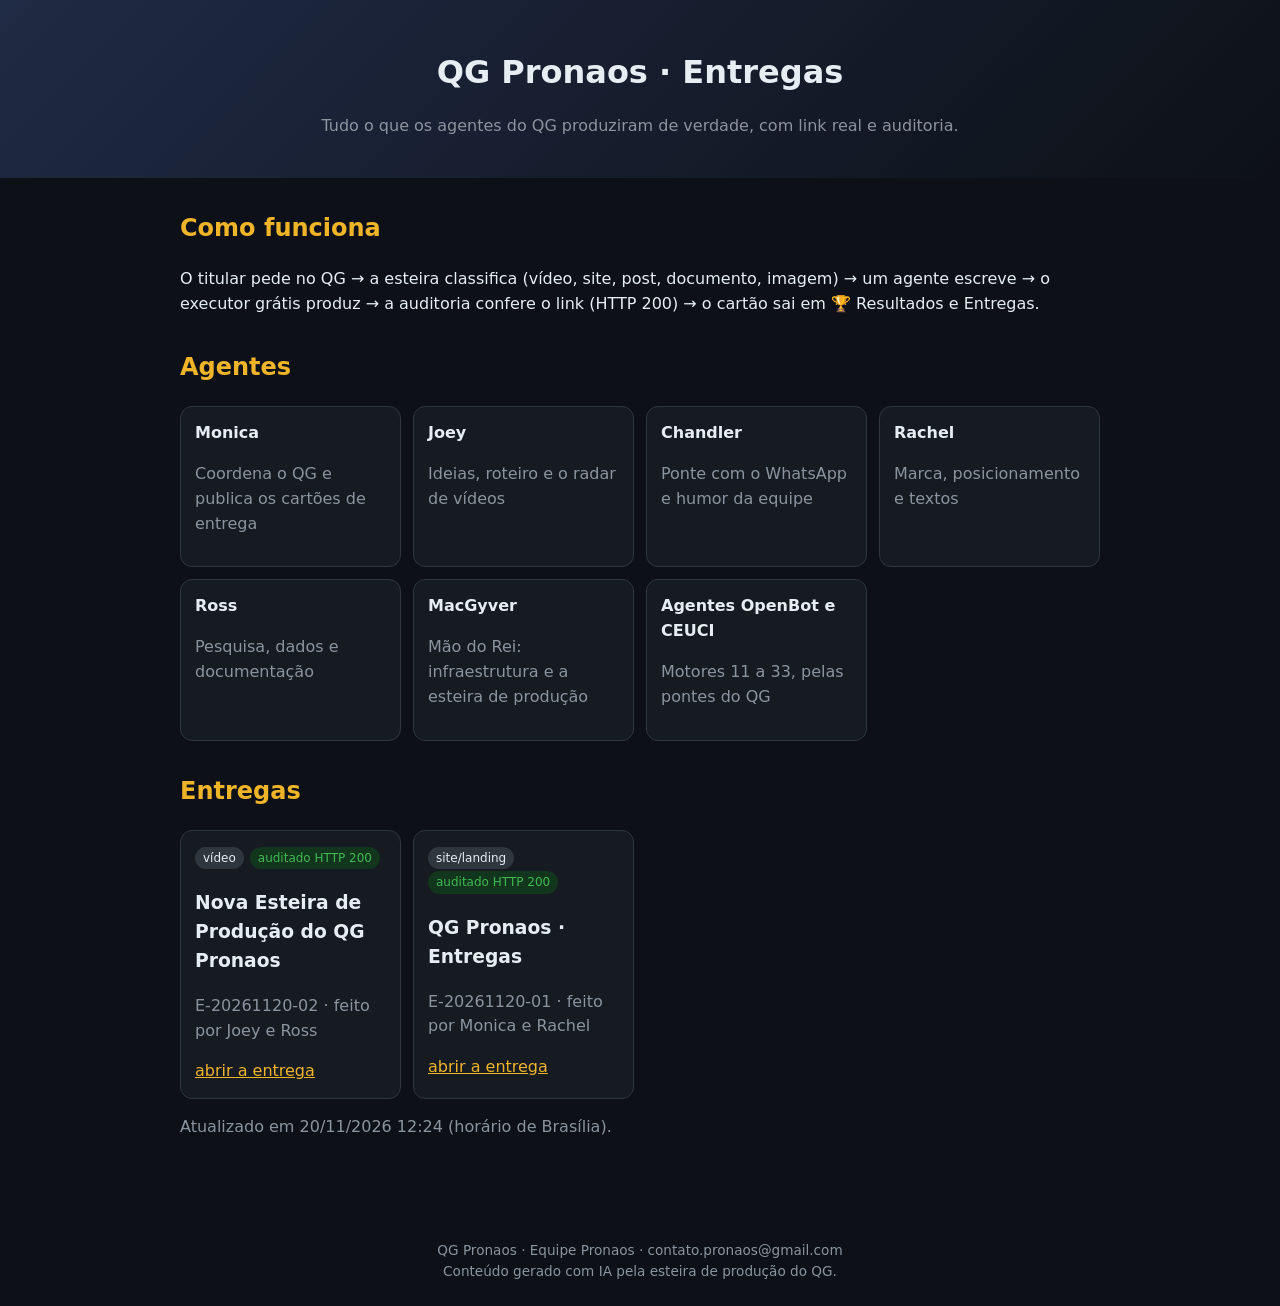
<file: public/index.html>
<!doctype html><html lang="pt-BR"><head><meta charset="utf-8">
<meta name="viewport" content="width=device-width,initial-scale=1"><title>QG Pronaos · Entregas</title>
<meta name="description" content="QG Pronaos · Entregas"><meta name="robots" content="noindex">
<style>
:root{--bg:#0d1117;--card:#161b22;--tx:#e6edf3;--mut:#8b949e;--ac:#f0b429;--ok:#3fb950}
*{box-sizing:border-box}body{margin:0;font-family:system-ui,-apple-system,Segoe UI,Roboto,sans-serif;background:var(--bg);color:var(--tx);line-height:1.55}
header{padding:48px 20px 24px;text-align:center;background:linear-gradient(135deg,#1f2a44,#0d1117)}
h1{margin:0 0 8px;font-size:2rem}h2{color:var(--ac);margin-top:32px}.mut{color:var(--mut)}
main{max-width:960px;margin:0 auto;padding:0 20px 60px}
.grid{display:grid;grid-template-columns:repeat(auto-fill,minmax(220px,1fr));gap:12px}
.card{background:var(--card);border:1px solid #30363d;border-radius:12px;padding:14px}
.tag{display:inline-block;font-size:.75rem;padding:2px 8px;border-radius:99px;background:#30363d;margin-right:6px}
.ok{background:#12361d;color:var(--ok)}a{color:var(--ac)}video,img{max-width:100%;border-radius:10px}
footer{text-align:center;color:var(--mut);font-size:.85rem;padding:24px}
</style></head><body data-esteira="indice E-20261120-01 E-20261120-02">
<header><h1>QG Pronaos · Entregas</h1><p class="mut">Tudo o que os agentes do QG produziram de verdade, com link real e auditoria.</p></header>
<main><h2>Como funciona</h2><p>O titular pede no QG → a esteira classifica (vídeo, site, post, documento, imagem) → um agente escreve → o executor grátis produz →
a auditoria confere o link (HTTP 200) → o cartão sai em 🏆 Resultados e Entregas.</p>
<h2>Agentes</h2><div class="grid"><div class="card"><b>Monica</b><p class="mut">Coordena o QG e publica os cartões de entrega</p></div><div class="card"><b>Joey</b><p class="mut">Ideias, roteiro e o radar de vídeos</p></div><div class="card"><b>Chandler</b><p class="mut">Ponte com o WhatsApp e humor da equipe</p></div><div class="card"><b>Rachel</b><p class="mut">Marca, posicionamento e textos</p></div><div class="card"><b>Ross</b><p class="mut">Pesquisa, dados e documentação</p></div><div class="card"><b>MacGyver</b><p class="mut">Mão do Rei: infraestrutura e a esteira de produção</p></div><div class="card"><b>Agentes OpenBot e CEUCI</b><p class="mut">Motores 11 a 33, pelas pontes do QG</p></div></div>
<h2>Entregas</h2><div class="grid"><div class="card"><span class="tag">vídeo</span><span class="tag ok">auditado HTTP 200</span><h3>Nova Esteira de Produção do QG Pronaos</h3><p class="mut">E-20261120-02 · feito por Joey e Ross</p><a href="https://qg-pronaos-entregas.onrender.com/e/E-20261120-02/video.mp4">abrir a entrega</a></div><div class="card"><span class="tag">site/landing</span><span class="tag ok">auditado HTTP 200</span><h3>QG Pronaos · Entregas</h3><p class="mut">E-20261120-01 · feito por Monica e Rachel</p><a href="https://qg-pronaos-entregas.onrender.com/">abrir a entrega</a></div></div>
<p class="mut">Atualizado em 20/11/2026 12:24 (horário de Brasília).</p></main>
<footer>QG Pronaos · Equipe Pronaos · contato.pronaos@gmail.com<br>Conteúdo gerado com IA pela esteira de produção do QG.</footer>
</body></html>
</file>
